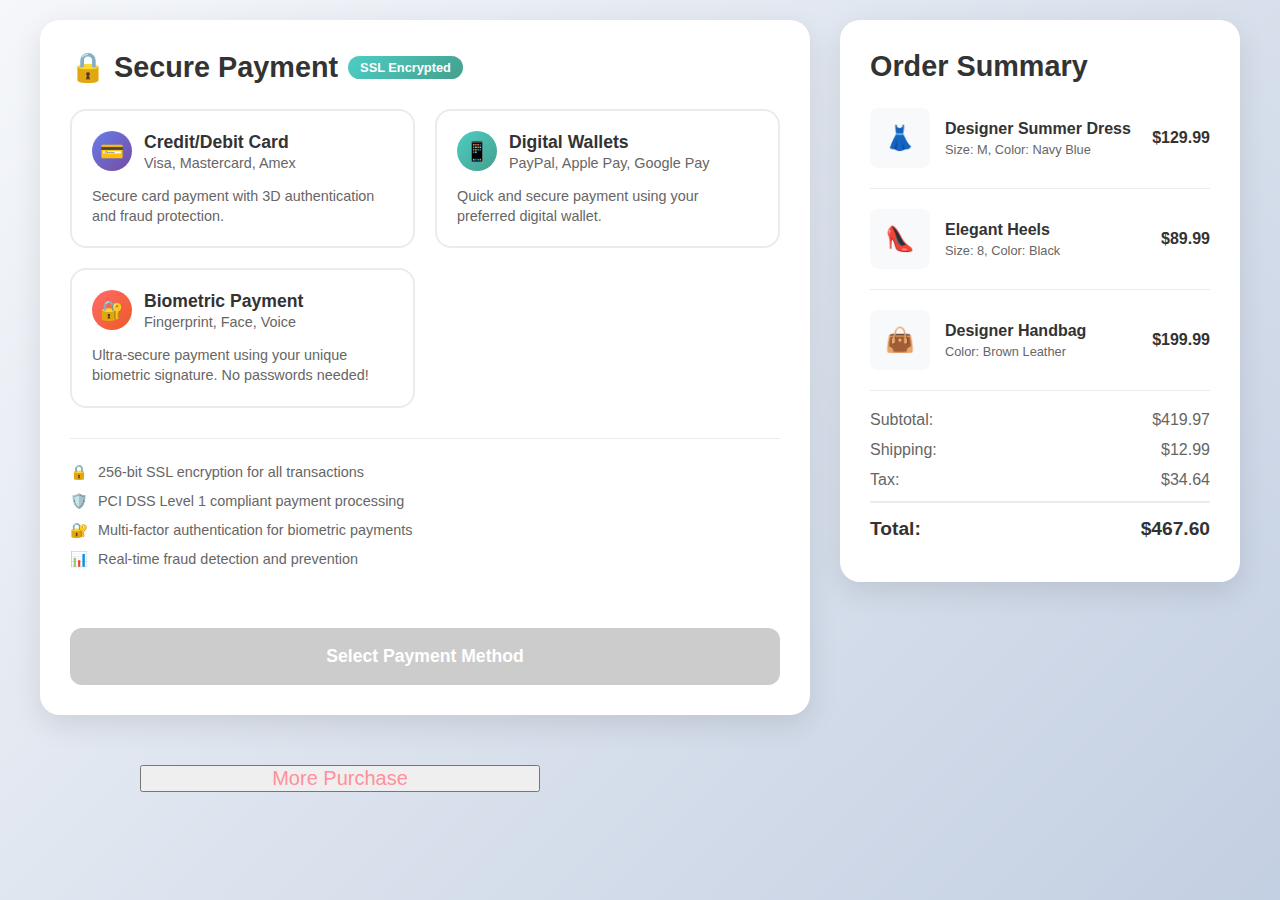
<file: payment.html>
<!DOCTYPE html>
<html lang="en">
<head>
    <meta charset="UTF-8">
    <meta name="viewport" content="width=device-width, initial-scale=1.0">
    <title>PHEEBS - Secure Checkout</title>
    <style>
        * {
            margin: 0;
            padding: 0;
            box-sizing: border-box;
        }

        body {
            font-family: 'Segoe UI', Tahoma, Geneva, Verdana, sans-serif;
            background: linear-gradient(135deg, #f5f7fa 0%, #c3cfe2 100%);
            min-height: 100vh;
            padding: 20px;
        }

        .purchase{
            max-width: 1000px;
            margin: 30px auto;
            display: grid;
            grid-template-columns: 1fr 600px;
          
            align-items: start;
            padding: 20px 0px;
          
        }
        a{
         
            text-decoration: none;
            font-size: 20px;
            color:  hsl(353, 100%, 78%);
            
        }

        .container {
            max-width: 1200px;
            margin: 0 auto;
            display: grid;
            grid-template-columns: 1fr 400px;
            gap: 30px;
            align-items: start;
        }

        .payment-section {
            background: white;
            border-radius: 20px;
            padding: 30px;
            box-shadow: 0 10px 30px rgba(0, 0, 0, 0.1);
        }

        .order-summary {
            background: white;
            border-radius: 20px;
            padding: 30px;
            box-shadow: 0 10px 30px rgba(0, 0, 0, 0.1);
            position: sticky;
            top: 20px;
        }

        .section-title {
            font-size: 1.8rem;
            font-weight: 700;
            color: #333;
            margin-bottom: 25px;
            display: flex;
            align-items: center;
            gap: 10px;
        }

        .security-badge {
            background: linear-gradient(135deg, #4ecdc4, #44a08d);
            color: white;
            padding: 4px 12px;
            border-radius: 20px;
            font-size: 0.8rem;
            font-weight: 600;
        }

        .payment-methods {
            margin-bottom: 30px;
        }

        .method-grid {
            display: grid;
            grid-template-columns: repeat(auto-fit, minmax(280px, 1fr));
            gap: 20px;
            margin-bottom: 30px;
        }

        .payment-method {
            border: 2px solid #e9ecef;
            border-radius: 16px;
            padding: 20px;
            cursor: pointer;
            transition: all 0.3s ease;
            background: white;
            position: relative;
        }

        .payment-method:hover {
            border-color: #667eea;
            transform: translateY(-2px);
            box-shadow: 0 8px 25px rgba(0, 0, 0, 0.1);
        }

        .payment-method.selected {
            border-color: #667eea;
            background: linear-gradient(135deg, rgba(102, 126, 234, 0.05), rgba(118, 75, 162, 0.05));
        }

        .payment-method.selected::after {
            content: '✓';
            position: absolute;
            top: 15px;
            right: 15px;
            background: #667eea;
            color: white;
            width: 24px;
            height: 24px;
            border-radius: 50%;
            display: flex;
            align-items: center;
            justify-content: center;
            font-weight: bold;
            font-size: 0.8rem;
        }

        .method-header {
            display: flex;
            align-items: center;
            gap: 12px;
            margin-bottom: 15px;
        }

        .method-icon {
            width: 40px;
            height: 40px;
            border-radius: 50%;
            display: flex;
            align-items: center;
            justify-content: center;
            font-size: 1.2rem;
            color: white;
        }

        .credit-card-icon {
            background: linear-gradient(135deg, #667eea, #764ba2);
        }

        .digital-wallet-icon {
            background: linear-gradient(135deg, #4ecdc4, #44a08d);
        }

        .biometric-icon {
            background: linear-gradient(135deg, #ff6b6b, #ee5a24);
        }

        .method-title {
            font-size: 1.1rem;
            font-weight: 600;
            color: #333;
        }

        .method-subtitle {
            font-size: 0.9rem;
            color: #666;
            margin-top: 2px;
        }

        .method-description {
            color: #666;
            font-size: 0.9rem;
            line-height: 1.4;
        }

        .biometric-options {
            display: none;
            margin-top: 20px;
            padding: 20px;
            background: #f8f9fa;
            border-radius: 12px;
        }

        .biometric-options.active {
            display: block;
        }

        .biometric-grid {
            display: grid;
            grid-template-columns: repeat(auto-fit, minmax(150px, 1fr));
            gap: 15px;
            margin-bottom: 20px;
        }

        .biometric-option {
            background: white;
            border: 2px solid #e9ecef;
            border-radius: 12px;
            padding: 15px;
            text-align: center;
            cursor: pointer;
            transition: all 0.3s ease;
        }

        .biometric-option:hover {
            border-color: #ff6b6b;
            transform: translateY(-1px);
        }

        .biometric-option.selected {
            border-color: #ff6b6b;
            background: rgba(255, 107, 107, 0.05);
        }

        .biometric-option .icon {
            font-size: 2rem;
            margin-bottom: 8px;
        }

        .biometric-option .label {
            font-size: 0.9rem;
            font-weight: 600;
            color: #333;
        }

        .form-section {
            display: none;
            margin-top: 20px;
            padding: 20px;
            background: #f8f9fa;
            border-radius: 12px;
        }

        .form-section.active {
            display: block;
        }

        .form-group {
            margin-bottom: 20px;
        }

        .form-row {
            display: grid;
            grid-template-columns: 2fr 1fr;
            gap: 15px;
        }

        .form-group label {
            display: block;
            margin-bottom: 8px;
            color: #333;
            font-weight: 600;
            font-size: 0.9rem;
        }

        .form-group input, .form-group select {
            width: 100%;
            padding: 12px 16px;
            border: 2px solid #e9ecef;
            border-radius: 8px;
            font-size: 1rem;
            transition: all 0.3s ease;
        }

        .form-group input:focus, .form-group select:focus {
            outline: none;
            border-color: #667eea;
            box-shadow: 0 0 0 3px rgba(102, 126, 234, 0.1);
        }

        .biometric-verify {
            text-align: center;
            padding: 30px;
        }

        .biometric-scanner {
            width: 120px;
            height: 120px;
            border: 3px dashed #ff6b6b;
            border-radius: 50%;
            margin: 0 auto 20px;
            display: flex;
            align-items: center;
            justify-content: center;
            font-size: 3rem;
            color: #ff6b6b;
            animation: pulse 2s infinite;
        }

        @keyframes pulse {
            0% { transform: scale(1); opacity: 1; }
            50% { transform: scale(1.05); opacity: 0.7; }
            100% { transform: scale(1); opacity: 1; }
        }

        .verify-btn {
            background: linear-gradient(135deg, #ff6b6b, #ee5a24);
            color: white;
            border: none;
            padding: 15px 30px;
            border-radius: 25px;
            font-size: 1rem;
            font-weight: 600;
            cursor: pointer;
            transition: all 0.3s ease;
        }

        .verify-btn:hover {
            transform: translateY(-2px);
            box-shadow: 0 8px 25px rgba(255, 107, 107, 0.3);
        }

        .security-features {
            margin-top: 25px;
            padding-top: 25px;
            border-top: 1px solid #e9ecef;
        }

        .security-item {
            display: flex;
            align-items: center;
            gap: 10px;
            margin-bottom: 12px;
            color: #666;
            font-size: 0.9rem;
        }

        .security-item .icon {
            color: #4ecdc4;
            font-weight: bold;
        }

        .checkout-btn {
            width: 100%;
            background: linear-gradient(135deg, #667eea, #764ba2);
            color: white;
            border: none;
            padding: 18px;
            border-radius: 12px;
            font-size: 1.1rem;
            font-weight: 600;
            cursor: pointer;
            transition: all 0.3s ease;
            margin-top: 30px;
        }

        .checkout-btn:hover {
            transform: translateY(-2px);
            box-shadow: 0 10px 30px rgba(102, 126, 234, 0.3);
        }

        .checkout-btn:disabled {
            background: #ccc;
            cursor: not-allowed;
            transform: none;
            box-shadow: none;
        }

        /* Order Summary Styles */
        .order-item {
            display: flex;
            align-items: center;
            gap: 15px;
            margin-bottom: 20px;
            padding-bottom: 20px;
            border-bottom: 1px solid #e9ecef;
        }

    
        .item-image {
            width: 60px;
            height: 60px;
            background: #f8f9fa;
            border-radius: 8px;
            display: flex;
            align-items: center;
            justify-content: center;
            font-size: 1.5rem;
        }

        .item-details {
            flex: 1;
        }

        .item-name {
            font-weight: 600;
            color: #333;
            margin-bottom: 4px;
        }

        .item-specs {
            font-size: 0.8rem;
            color: #666;
        }

        .item-price {
            font-weight: 600;
            color: #333;
        }

        .summary-row {
            display: flex;
            justify-content: space-between;
            margin-bottom: 12px;
            color: #666;
        }

        .summary-row.total {
            font-size: 1.2rem;
            font-weight: 700;
            color: #333;
            padding-top: 15px;
            border-top: 2px solid #e9ecef;
        }

        @media (max-width: 768px) {
            .container {
                grid-template-columns: 1fr;
                gap: 20px;
            }
            
            .method-grid {
                grid-template-columns: 1fr;
            }
            
            .form-row {
                grid-template-columns: 1fr;
            }
            
            .biometric-grid {
                grid-template-columns: repeat(2, 1fr);
            }
        }
    </style>
</head>
<body>
    <div class="container">
        <div class="payment-section">
            <div class="section-title">
                🔒 Secure Payment
                <span class="security-badge">SSL Encrypted</span>
            </div>

            <div class="payment-methods">
                <div class="method-grid">
                    <!-- Credit/Debit Card -->
                    <div class="payment-method" onclick="selectPaymentMethod('card')">
                        <div class="method-header">
                            <div class="method-icon credit-card-icon">💳</div>
                            <div>
                                <div class="method-title">Credit/Debit Card</div>
                                <div class="method-subtitle">Visa, Mastercard, Amex</div>
                            </div>
                        </div>
                        <div class="method-description">
                            Secure card payment with 3D authentication and fraud protection.
                        </div>
                    </div>

                    <!-- Digital Wallets -->
                    <div class="payment-method" onclick="selectPaymentMethod('wallet')">
                        <div class="method-header">
                            <div class="method-icon digital-wallet-icon">📱</div>
                            <div>
                                <div class="method-title">Digital Wallets</div>
                                <div class="method-subtitle">PayPal, Apple Pay, Google Pay</div>
                            </div>
                        </div>
                        <div class="method-description">
                            Quick and secure payment using your preferred digital wallet.
                        </div>
                    </div>

                    <!-- Biometric Payment -->
                    <div class="payment-method" onclick="selectPaymentMethod('biometric')">
                        <div class="method-header">
                            <div class="method-icon biometric-icon">🔐</div>
                            <div>
                                <div class="method-title">Biometric Payment</div>
                                <div class="method-subtitle">Fingerprint, Face, Voice</div>
                            </div>
                        </div>
                        <div class="method-description">
                            Ultra-secure payment using your unique biometric signature. No passwords needed!
                        </div>
                    </div>
                </div>

                <!-- Biometric Options -->
                <div id="biometric-options" class="biometric-options">
                    <h4 style="margin-bottom: 15px; color: #333;">Choose Your Biometric Method:</h4>
                    <div class="biometric-grid">
                        <div class="biometric-option" onclick="selectBiometric('fingerprint')">
                            <div class="icon">👆</div>
                            <div class="label">Fingerprint</div>
                        </div>
                        <div class="biometric-option" onclick="selectBiometric('face')">
                            <div class="icon">👤</div>
                            <div class="label">Face ID</div>
                        </div>
                        <div class="biometric-option" onclick="selectBiometric('voice')">
                            <div class="icon">🎤</div>
                            <div class="label">Voice</div>
                        </div>
                    </div>
                    
                    <div id="biometric-verify" class="biometric-verify" style="display: none;">
                        <div class="biometric-scanner" id="scanner-icon">👆</div>
                        <h4 id="verify-title">Place your finger on the scanner</h4>
                        <p style="color: #666; margin-bottom: 20px;" id="verify-description">
                            Position your registered finger on the biometric scanner to authenticate your payment.
                        </p>
                        <button class="verify-btn" onclick="processBiometric()">Start Verification</button>
                        <div id="verification-status" style="margin-top: 15px; font-weight: 600;"></div>
                    </div>
                </div>

                <!-- Card Form -->
                <div id="card-form" class="form-section">
                    <div class="form-group">
                        <label for="cardNumber">Card Number</label>
                        <input type="text" id="cardNumber" placeholder="1234 5678 9012 3456" maxlength="19">
                    </div>
                    <div class="form-row">
                        <div class="form-group">
                            <label for="expiryDate">Expiry Date</label>
                            <input type="text" id="expiryDate" placeholder="MM/YY" maxlength="5">
                        </div>
                        <div class="form-group">
                            <label for="cvv">CVV</label>
                            <input type="text" id="cvv" placeholder="123" maxlength="4">
                        </div>
                    </div>
                    <div class="form-group">
                        <label for="cardName">Cardholder Name</label>
                        <input type="text" id="cardName" placeholder="John Doe">
                    </div>
                </div>

                <!-- Wallet Form -->
                <div id="wallet-form" class="form-section">
                    <div class="form-group">
                        <label for="walletType">Select Wallet</label>
                        <select id="walletType">
                            <option value="">Choose your wallet</option>
                            <option value="paypal">PayPal</option>
                            <option value="apple">Apple Pay</option>
                            <option value="google">Google Pay</option>
                            <option value="samsung">Samsung Pay</option>
                        </select>
                    </div>
                </div>

                <div class="security-features">
                    <div class="security-item">
                        <span class="icon">🔒</span>
                        <span>256-bit SSL encryption for all transactions</span>
                    </div>
                    <div class="security-item">
                        <span class="icon">🛡️</span>
                        <span>PCI DSS Level 1 compliant payment processing</span>
                    </div>
                    <div class="security-item">
                        <span class="icon">🔐</span>
                        <span>Multi-factor authentication for biometric payments</span>
                    </div>
                    <div class="security-item">
                        <span class="icon">📊</span>
                        <span>Real-time fraud detection and prevention</span>
                    </div>
                </div>
            </div>

            <button class="checkout-btn" id="checkout-btn" onclick="processPayment()">
               Complete Secure Payment
            </button>
        </div>

        <div class="order-summary">
            <div class="section-title">Order Summary</div>
            
            <div class="order-item">
                <div class="item-image">👗</div>
                <div class="item-details">
                    <div class="item-name">Designer Summer Dress</div>
                    <div class="item-specs">Size: M, Color: Navy Blue</div>
                </div>
                <div class="item-price">$129.99</div>
            </div>


           
            <div class="order-item">
                <div class="item-image">👠</div>
                <div class="item-details">
                    <div class="item-name">Elegant Heels</div>
                    <div class="item-specs">Size: 8, Color: Black</div>
                </div>
                <div class="item-price">$89.99</div>
            </div>

            <div class="order-item">
                <div class="item-image">👜</div>
                <div class="item-details">
                    <div class="item-name">Designer Handbag</div>
                    <div class="item-specs">Color: Brown Leather</div>
                </div>
                <div class="item-price">$199.99</div>
            </div>

            <div style="margin-top: 20px;">
                <div class="summary-row">
                    <span>Subtotal:</span>
                    <span>$419.97</span>
                </div>
                <div class="summary-row">
                    <span>Shipping:</span>
                    <span>$12.99</span>
                </div>
                <div class="summary-row">
                    <span>Tax:</span>
                    <span>$34.64</span>
                </div>
                <div class="summary-row total">
                    <span>Total:</span>
                    <span>$467.60</span>
                </div>
            </div>
              
        </div>
      

       
    </div>
      <div class="purchase">
                <button><a href="index.html">More Purchase</a></button>
            </div>


    <script>
        let selectedPaymentMethod = '';
        let selectedBiometric = '';

        function selectPaymentMethod(method) {
            // Remove previous selections
            document.querySelectorAll('.payment-method').forEach(el => el.classList.remove('selected'));
            document.querySelectorAll('.form-section').forEach(el => el.classList.remove('active'));
            document.getElementById('biometric-options').classList.remove('active');

            // Add selection to clicked method
            event.target.closest('.payment-method').classList.add('selected');
            selectedPaymentMethod = method;

            // Show corresponding form
            if (method === 'card') {
                document.getElementById('card-form').classList.add('active');
            } else if (method === 'wallet') {
                document.getElementById('wallet-form').classList.add('active');
            } else if (method === 'biometric') {
                document.getElementById('biometric-options').classList.add('active');
            }

            updateCheckoutButton();
        }

        function selectBiometric(type) {
            // Remove previous biometric selections
            document.querySelectorAll('.biometric-option').forEach(el => el.classList.remove('selected'));
            
            // Add selection
            event.target.classList.add('selected');
            selectedBiometric = type;

            // Update verification UI
            const scanner = document.getElementById('scanner-icon');
            const title = document.getElementById('verify-title');
            const description = document.getElementById('verify-description');

            switch(type) {
                case 'fingerprint':
                    scanner.textContent = '👆';
                    title.textContent = 'Place your finger on the scanner';
                    description.textContent = 'Position your registered finger on the biometric scanner to authenticate your payment.';
                    break;
                case 'face':
                    scanner.textContent = '👤';
                    title.textContent = 'Look at the camera';
                    description.textContent = 'Position your face in front of the camera for facial recognition authentication.';
                    break;
                case 'voice':
                    scanner.textContent = '🎤';
                    title.textContent = 'Speak into the microphone';
                    description.textContent = 'Say the phrase "Authorize payment" clearly into your device microphone.';
                    break;
            }

            document.getElementById('biometric-verify').style.display = 'block';
            updateCheckoutButton();
        }

        function processBiometric() {
            const statusDiv = document.getElementById('verification-status');
            const verifyBtn = event.target;
            
            verifyBtn.disabled = true;
            verifyBtn.textContent = 'Verifying...';
            statusDiv.innerHTML = '<span style="color: #ff6b6b;">🔄 Processing biometric data...</span>';

            // Simulate biometric verification process
            setTimeout(() => {
                statusDiv.innerHTML = '<span style="color: #4ecdc4;">✅ Biometric authentication successful!</span>';
                verifyBtn.textContent = 'Verified ✓';
                verifyBtn.style.background = 'linear-gradient(135deg, #4ecdc4, #44a08d)';
                
                // Enable checkout button
                document.getElementById('checkout-btn').disabled = false;
            }, 3000);
        }

        function updateCheckoutButton() {
            const checkoutBtn = document.getElementById('checkout-btn');
            
            if (selectedPaymentMethod === 'biometric' && !selectedBiometric) {
                checkoutBtn.disabled = true;
                checkoutBtn.textContent = 'Select Biometric Method';
            } else if (selectedPaymentMethod) {
                checkoutBtn.disabled = false;
                checkoutBtn.textContent = 'Complete Secure Payment';
            } else {
                checkoutBtn.disabled = true;
                checkoutBtn.textContent = 'Select Payment Method';
            }
        }

        function processPayment() {
            const checkoutBtn = document.getElementById('checkout-btn');
            
            checkoutBtn.disabled = true;
            checkoutBtn.textContent = 'Processing Payment...';

            // Simulate payment processing
            setTimeout(() => {
                alert(`Payment processed successfully using ${selectedPaymentMethod}${selectedBiometric ? ' (' + selectedBiometric + ')' : ''}!\n\nOrder Total: $467.60\nTransaction ID: TXN${Date.now()}\n\nYou will receive a confirmation email shortly.`);
                
                checkoutBtn.textContent = 'Payment Completed ✓';
                checkoutBtn.style.background = 'linear-gradient(135deg, #4ecdc4, #44a08d)';
            }, 2000);
        }

        // Format card number input
        document.getElementById('cardNumber').addEventListener('input', function(e) {
            let value = e.target.value.replace(/\s/g, '').replace(/[^0-9]/gi, '');
            let formattedValue = value.match(/.{1,4}/g)?.join(' ') || value;
            e.target.value = formattedValue;
        });

        // Format expiry date input
        document.getElementById('expiryDate').addEventListener('input', function(e) {
            let value = e.target.value.replace(/\D/g, '');
            if (value.length >= 2) {
                value = value.substring(0, 2) + '/' + value.substring(2, 4);
            }
            e.target.value = value;
        });

        // Initialize
        updateCheckoutButton();
    </script>
</body>
</html>
</file>
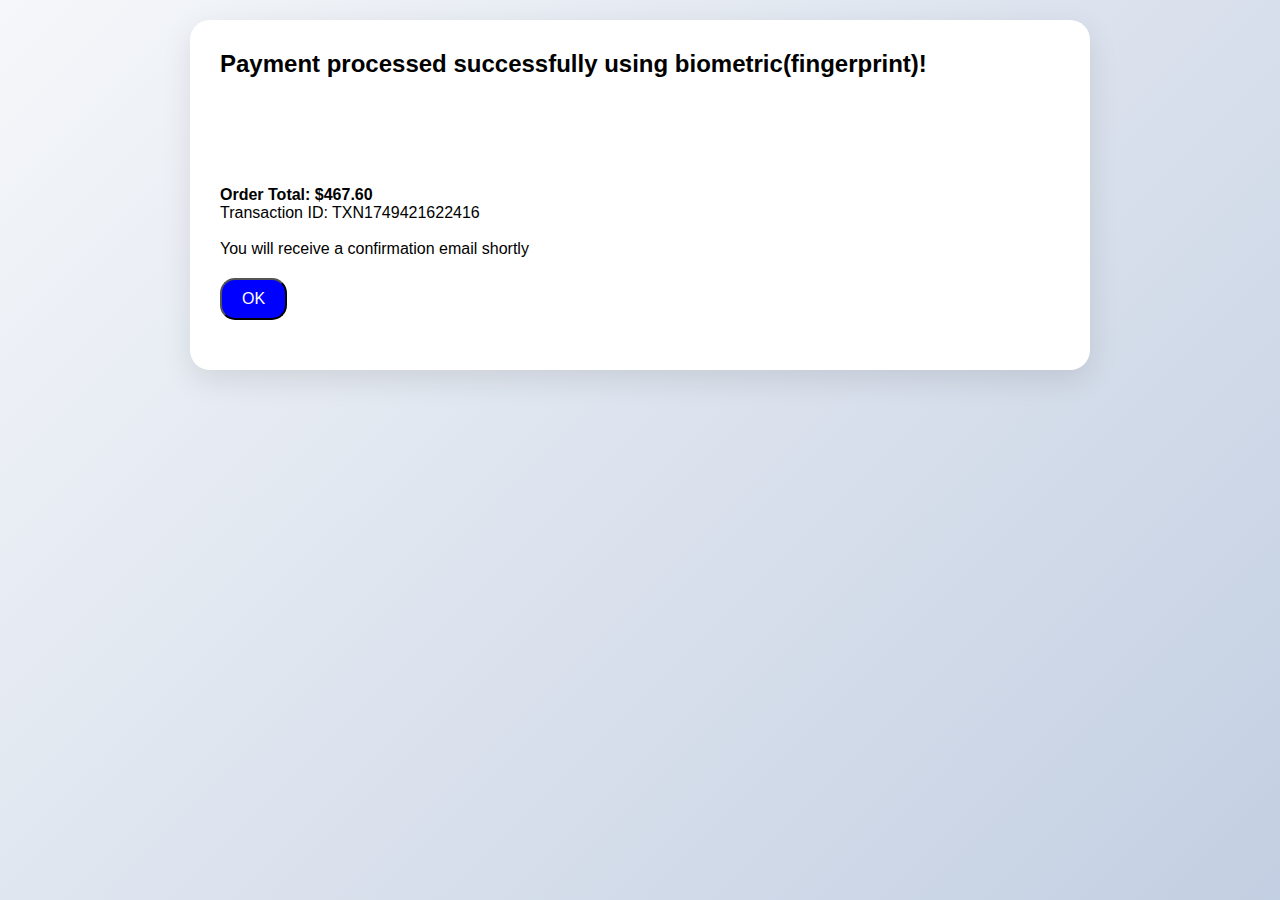
<file: receipt.html>
<!DOCTYPE html>
<html lang="en">
<head>
    <meta charset="UTF-8">
    <meta name="viewport" content="width=device-width, initial-scale=1.0">
    <title>PHEEBS - Secure Checkout</title>
    <style>
        * {
            margin: 0;
            padding: 0;
            box-sizing: border-box;
        }

        body {
            font-family: 'Segoe UI', Tahoma, Geneva, Verdana, sans-serif;
            background: linear-gradient(135deg, #f5f7fa 0%, #c3cfe2 100%);
            min-height: 100vh;
            padding: 20px;
        }

        .order-summary {

             max-width: 900px;

            margin: 0 auto;
            display: block;
            align-self: center;
            /* grid-template-columns: 1fr 400px;
            gap: 30px; */
            align-items: center;

            background: white;
            border-radius: 20px;
            padding: 30px;
            box-shadow: 0 10px 30px rgba(0, 0, 0, 0.1);
         
        }

        a {
            color: #ffff;
         
            text-decoration: none;
        }
        button {
            margin: 20px 0px;
            padding: 10px 20px;
            background-color: blue;
            font-size: medium;
            border-radius: 15px;
        }

      
    </style>
</head>
<body>

        <div class="order-summary">
            <h2>Payment processed successfully using biometric(fingerprint)!</h2>
            <br>
            <br>
            <br>
            <br>
            <br>
            <br>
            

            <h4>Order Total: $467.60</h4>
            <p>Transaction ID: TXN1749421622416</p>
            <br>

            <p>You will receive a confirmation email shortly</p>


            <button><a href="index.html">OK</a></button>
    </div>

</body>
</html>
</file>
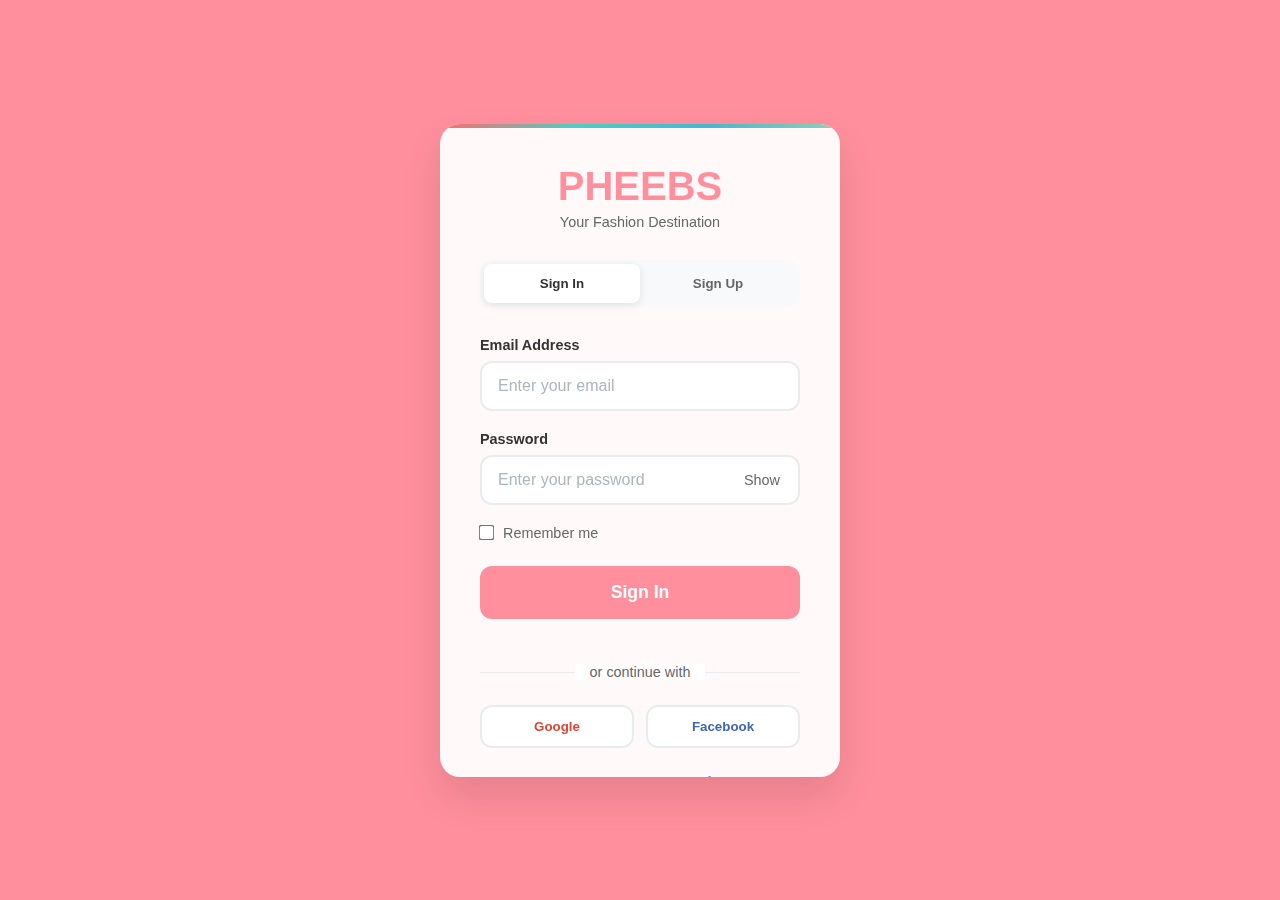
<file: signup.html>
<!DOCTYPE html>
<html lang="en">
<head>
    <meta charset="UTF-8">
    <meta name="viewport" content="width=device-width, initial-scale=1.0">
    <title>PHEEBS - Sign In</title>
    <style>
        * {
            margin: 0;
            padding: 0;
            box-sizing: border-box;
        }

        a {
            text-decoration: none;
            color: #ffff;
        }

        body {
            font-family: 'Segoe UI', Tahoma, Geneva, Verdana, sans-serif;
            background: hsl(353, 100%, 78%);
            min-height: 100vh;
            display: flex;
            align-items: center;
            justify-content: center;
            padding: 20px;
        }

        .auth-container {
            background: rgba(255, 255, 255, 0.95);
            backdrop-filter: blur(10px);
            border-radius: 20px;
            box-shadow: 0 20px 40px rgba(0, 0, 0, 0.1);
            width: 100%;
            max-width: 400px;
            padding: 40px;
            position: relative;
            overflow: hidden;
        }

        .auth-container::before {
            content: '';
            position: absolute;
            top: 0;
            left: 0;
            right: 0;
            height: 4px;
            background: linear-gradient(90deg, #ff6b6b, #4ecdc4, #45b7d1, #96ceb4);
        }

        .logo {
            text-align: center;
            margin-bottom: 30px;
        }

        .logo h1 {
            color: #333;
            font-size: 2.5rem;
            font-weight: 700;
            background: hsl(353, 100%, 78%);
            -webkit-background-clip: text;
            -webkit-text-fill-color: transparent;
            background-clip: text;
        }

        .logo p {
            color: #666;
            font-size: 0.9rem;
            margin-top: 5px;
        }

        .form-toggle {
            display: flex;
            background: #f8f9fa;
            border-radius: 12px;
            margin-bottom: 30px;
            padding: 4px;
        }

        .toggle-btn {
            flex: 1;
            padding: 12px;
            text-align: center;
            border: none;
            background: transparent;
            color: #666;
            cursor: pointer;
            border-radius: 8px;
            font-weight: 600;
            transition: all 0.3s ease;
        }

        .toggle-btn.active {
            background: white;
            color: #333;
            box-shadow: 0 2px 8px rgba(0, 0, 0, 0.1);
        }

        .form-container {
            position: relative;
            min-height: 400px;
        }

        .form {
            position: absolute;
            width: 100%;
            opacity: 0;
            transform: translateX(20px);
            transition: all 0.4s ease;
            pointer-events: none;
        }

        .form.active {
            opacity: 1;
            transform: translateX(0);
            pointer-events: all;
        }

        .form-group {
            margin-bottom: 20px;
        }

        .form-group label {
            display: block;
            margin-bottom: 8px;
            color: #333;
            font-weight: 600;
            font-size: 0.9rem;
        }

        .form-group input {
            width: 100%;
            padding: 14px 16px;
            border: 2px solid #e9ecef;
            border-radius: 12px;
            font-size: 1rem;
            transition: all 0.3s ease;
            background: white;
        }

        .form-group input:focus {
            outline: none;
            border-color: #667eea;
            box-shadow: 0 0 0 3px rgba(102, 126, 234, 0.1);
        }

        .form-group input::placeholder {
            color: #adb5bd;
        }

        .password-group {
            position: relative;
        }

        .password-toggle {
            position: absolute;
            right: 16px;
            top: 50%;
            transform: translateY(-50%);
            background: none;
            border: none;
            color: #666;
            cursor: pointer;
            font-size: 0.9rem;
            padding: 4px;
        }

        .checkbox-group {
            display: flex;
            align-items: center;
            margin-bottom: 25px;
        }

        .checkbox-group input[type="checkbox"] {
            width: auto;
            margin-right: 10px;
            transform: scale(1.2);
        }

        .checkbox-group label {
            margin-bottom: 0;
            font-size: 0.9rem;
            color: #666;
        }

        .submit-btn {
            width: 100%;
            padding: 16px;
            background: hsl(353, 100%, 78%);
            color: white;
            border: none;
            border-radius: 12px;
            font-size: 1.1rem;
            font-weight: 600;
            cursor: pointer;
            transition: all 0.3s ease;
            margin-bottom: 20px;
        }

        .submit-btn:hover {
            transform: translateY(-2px);
            box-shadow: 0 8px 25px rgba(102, 126, 234, 0.3);
        }

        .divider {
            text-align: center;
            margin: 25px 0;
            position: relative;
            color: #666;
            font-size: 0.9rem;
        }

        .divider::before {
            content: '';
            position: absolute;
            top: 50%;
            left: 0;
            right: 0;
            height: 1px;
            background: #e9ecef;
            z-index: 1;
        }

        .divider span {
            background: white;
            padding: 0 15px;
            position: relative;
            z-index: 2;
        }

        .social-login {
            display: flex;
            gap: 12px;
            margin-bottom: 25px;
        }

        .social-btn {
            flex: 1;
            padding: 12px;
            border: 2px solid #e9ecef;
            background: white;
            border-radius: 12px;
            cursor: pointer;
            transition: all 0.3s ease;
            display: flex;
            align-items: center;
            justify-content: center;
            font-weight: 600;
            color: #333;
        }

        .social-btn:hover {
            border-color: #667eea;
            transform: translateY(-1px);
        }

        .google-btn {
            color: #db4437;
        }

        .facebook-btn {
            color: #4267b2;
        }

        .forgot-password {
            text-align: center;
            margin-top: 15px;
        }

        .forgot-password a {
            color: #667eea;
            text-decoration: none;
            font-size: 0.9rem;
            font-weight: 600;
        }

        .forgot-password a:hover {
            text-decoration: underline;
        }

        .biometric-option {
            text-align: center;
            margin-top: 20px;
            padding-top: 20px;
            border-top: 1px solid #e9ecef;
        }

        .biometric-btn {
            background: linear-gradient(135deg, #4ecdc4, #44a08d);
            color: white;
            border: none;
            padding: 12px 24px;
            border-radius: 12px;
            cursor: pointer;
            font-weight: 600;
            transition: all 0.3s ease;
        }

        .biometric-btn:hover {
            transform: translateY(-2px);
            box-shadow: 0 8px 25px rgba(78, 205, 196, 0.3);
        }

        @media (max-width: 480px) {
            .auth-container {
                padding: 30px 20px;
            }
            
            .logo h1 {
                font-size: 2rem;
            }
            
            .social-login {
                flex-direction: column;
            }
        }
    </style>
</head>
<body>
    <div class="auth-container">
        <div class="logo">
            <h1>    PHEEBS</h1>
            <p>Your Fashion Destination</p>
        </div>

        <div class="form-toggle">
            <button class="toggle-btn active" onclick="showLogin()">Sign In</button>
            <button class="toggle-btn" onclick="showSignup()">Sign Up</button>
        </div>

        <div class="form-container">
            <!-- Login Form -->
            <form class="form active" id="loginForm">
                <div class="form-group">
                    <label for="loginEmail">Email Address</label>
                    <input type="email" id="loginEmail" placeholder="Enter your email" required>
                </div>

                <div class="form-group">
                    <label for="loginPassword">Password</label>
                    <div class="password-group">
                        <input type="password" id="loginPassword" placeholder="Enter your password" required>
                        <button type="button" class="password-toggle" onclick="togglePassword('loginPassword')">Show</button>
                    </div>
                </div>

                <div class="checkbox-group">
                    <input type="checkbox" id="rememberMe">
                    <label for="rememberMe">Remember me</label>
                </div>

                <button type="submit" class="submit-btn"><a href="index.html">Sign In</a></button>
                

                <div class="divider">
                    <span>or continue with</span>
                </div>

                <div class="social-login">
                    <button type="button" class="social-btn google-btn">Google</button>
                    <button type="button" class="social-btn facebook-btn">Facebook</button>
                </div>


                <div class="forgot-password">
                    <a href="#" onclick="showForgotPassword()">Forgot your password?</a>
                </div>
            </form>

            <!-- Signup Form -->
            <form class="form" id="signupForm">
                <div class="form-group">
                    <label for="fullName">Full Name</label>
                    <input type="text" id="firstName" placeholder="Enter your full name" required>
                </div>


                <div class="form-group">
                    <label for="signupEmail">Email Address</label>
                    <input type="email" id="signupEmail" placeholder="Enter your email" required>
                </div>

                <div class="form-group">
                    <label for="signupPassword">Password</label>
                    <div class="password-group">
                        <input type="password" id="signupPassword" placeholder="Create a password" required>
                        <button type="button" class="password-toggle" onclick="togglePassword('signupPassword')">Show</button>
                    </div>
                </div>

                <div class="form-group">
                    <label for="confirmPassword">Confirm Password</label>
                    <div class="password-group">
                        <input type="password" id="confirmPassword" placeholder="Confirm your password" required>
                        <button type="button" class="password-toggle" onclick="togglePassword('confirmPassword')">Show</button>
                    </div>
                </div>

                <div class="checkbox-group">
                    <input type="checkbox" id="agreeTerms" required>
                    <label for="agreeTerms">I agree to the Terms of Service and Privacy Policy</label>
                </div>

                <button type="submit" class="submit-btn">Create Account</button>

                <div class="divider">
                    <span>or sign up with</span>
                </div>

                <div class="social-login">
                    <button type="button" class="social-btn google-btn">Google</button>
                    <button type="button" class="social-btn facebook-btn">Facebook</button>
                </div>
            </form>
        </div>
    </div>

    <script>
        function showLogin() {
            document.getElementById('loginForm').classList.add('active');
            document.getElementById('signupForm').classList.remove('active');
            
            document.querySelectorAll('.toggle-btn').forEach(btn => btn.classList.remove('active'));
            event.target.classList.add('active');
        }

        function showSignup() {
            document.getElementById('signupForm').classList.add('active');
            document.getElementById('loginForm').classList.remove('active');
            
            document.querySelectorAll('.toggle-btn').forEach(btn => btn.classList.remove('active'));
            event.target.classList.add('active');
        }

        function togglePassword(inputId) {
            const input = document.getElementById(inputId);
            const button = input.nextElementSibling;
            
            if (input.type === 'password') {
                input.type = 'text';
                button.textContent = 'Hide';
            } else {
                input.type = 'password';
                button.textContent = 'Show';
            }
        }

        function biometricLogin() {
            // Simulate biometric authentication
            alert('Biometric authentication would be implemented here. This could include fingerprint, face recognition, or voice authentication.');
        }

        function showForgotPassword() {
            alert('Forgot password functionality would redirect to password reset page.');
        }

        // Form submission handlers
        document.getElementById('loginForm').addEventListener('submit', function(e) {
            e.preventDefault();
            const email = document.getElementById('loginEmail').value;
            const password = document.getElementById('loginPassword').value;
            
            // Here you would typically send the data to your backend
            console.log('Login attempt:', { email, password });
            alert('Login form submitted! In a real application, this would authenticate the user.');
        });

       document.querySelectorAll('.social-btn').forEach(btn => {
            btn.addEventListener('click', function() {
                const provider = this.classList.contains('google-btn') ? 'Google' : 'Facebook';
                alert(`${provider} authentication would be implemented here using their respective APIs.`);
            });
        });
    </script>
</body>
</html>
</file>
